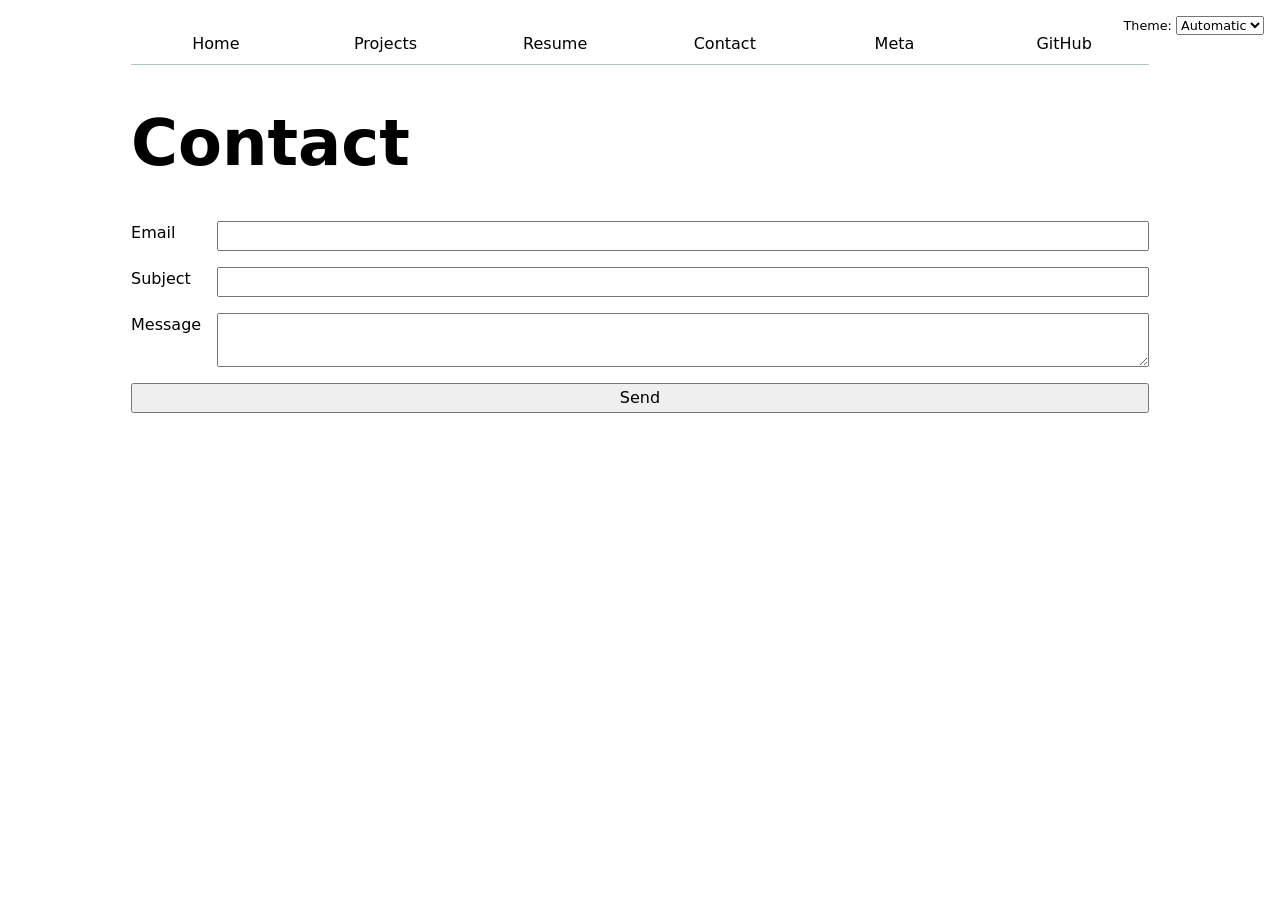
<file: contact/index.html>
<!DOCTYPE html>
<html lang="en">
<head>
    <meta charset="UTF-8">
    <meta name="viewport" content="width=device-width, initial-scale=1.0">
    <title>Contact</title>
    <link rel="stylesheet" href="../style.css">
    <script type="module" src="../global.js"></script>
</head>
<body>
    <h1>Contact</h1>
    <form action="mailto:bvanli@ucsd.edu" method="POST" enctype="text/plain">
        <label>
            Email
            <input type="email" name="email">
        </label>
        <label>
            Subject
            <input name="subject">
        </label>
        <label>
            Message
            <textarea name="body"></textarea>
        </label>
        <button>Send</button>
    </form>
</body>
</html>
</file>
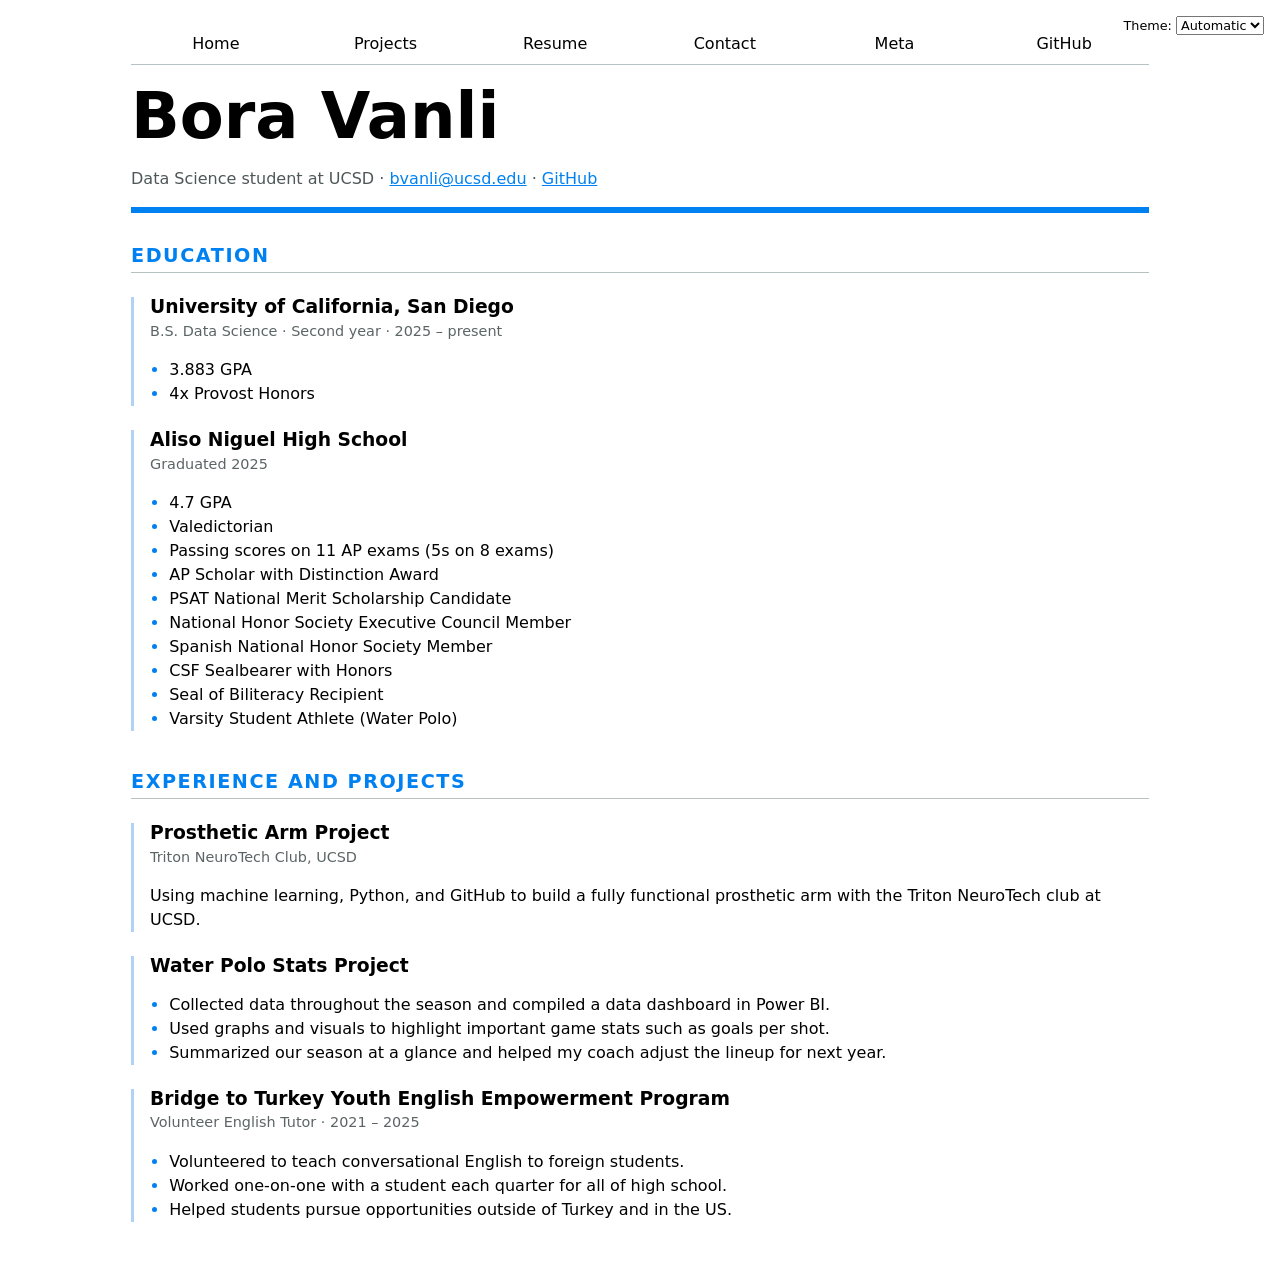
<file: resume/index.html>
<!DOCTYPE html>
<html lang="en">
<head>
    <meta charset="UTF-8">
    <meta name="viewport" content="width=device-width, initial-scale=1.0">
    <title>Resume</title>
    <link rel="stylesheet" href="../style.css">
    <script type="module" src="../global.js"></script>
</head>
<body class="resume">

    <header>
        <h1>Bora Vanli</h1>
        <p>
            Data Science student at UCSD &middot;
            <a href="mailto:bvanli@ucsd.edu">bvanli@ucsd.edu</a> &middot;
            <a href="https://github.com/bvanli" target="_blank">GitHub</a>
        </p>
    </header>

    <section>
        <h2>Education</h2>

        <article>
            <header>
                <h3>University of California, San Diego</h3>
                <p>B.S. Data Science &middot; Second year &middot; <time datetime="2025">2025</time> &ndash; present</p>
            </header>
            <ul>
                <li>3.883 GPA</li>
                <li>4x Provost Honors</li>
            </ul>
        </article>

        <article>
            <header>
                <h3>Aliso Niguel High School</h3>
                <p>Graduated <time datetime="2025">2025</time></p>
            </header>
            <ul>
                <li>4.7 GPA</li>
                <li>Valedictorian</li>
                <li>Passing scores on 11 AP exams (5s on 8 exams)</li>
                <li>AP Scholar with Distinction Award</li>
                <li>PSAT National Merit Scholarship Candidate</li>
                <li>National Honor Society Executive Council Member</li>
                <li>Spanish National Honor Society Member</li>
                <li>CSF Sealbearer with Honors</li>
                <li>Seal of Biliteracy Recipient</li>
                <li>Varsity Student Athlete (Water Polo)</li>
            </ul>
        </article>
    </section>

    <section>
        <h2>Experience and Projects</h2>

        <article>
            <header>
                <h3>Prosthetic Arm Project</h3>
                <p>Triton NeuroTech Club, UCSD</p>
            </header>
            <p>
                Using machine learning, Python, and GitHub to build a fully functional
                prosthetic arm with the Triton NeuroTech club at UCSD.
            </p>
        </article>

        <article>
            <header>
                <h3>Water Polo Stats Project</h3>
            </header>
            <ul>
                <li>Collected data throughout the season and compiled a data dashboard in Power BI.</li>
                <li>Used graphs and visuals to highlight important game stats such as goals per shot.</li>
                <li>Summarized our season at a glance and helped my coach adjust the lineup for next year.</li>
            </ul>
        </article>

        <article>
            <header>
                <h3>Bridge to Turkey Youth English Empowerment Program</h3>
                <p>Volunteer English Tutor &middot; <time datetime="2021">2021</time> &ndash; <time datetime="2025">2025</time></p>
            </header>
            <ul>
                <li>Volunteered to teach conversational English to foreign students.</li>
                <li>Worked one-on-one with a student each quarter for all of high school.</li>
                <li>Helped students pursue opportunities outside of Turkey and in the US.</li>
            </ul>
        </article>
    </section>
</body>
</html>
</file>
<file: style.css>
html {
  --color-accent: oklch(60% 50% 250);
  accent-color: var(--color-accent);
  color-scheme: light dark;
}

body {
  /* Set line height to 1.5 times the font size
	   and use the OS’s UI font as the website font
	 */
  font: 100%/1.5 system-ui;
  max-width: 100ch;
  margin-inline: auto;
  padding: 1em;
}

/* Headings */
h1,
h2,
h3,
h4,
h5,
h6 {
  line-height: 1.1;
  text-wrap: balance;
}

h1 {
  font-size: 400%;
}

/* Navigation */
nav ul,
nav li {
  display: contents;
}

nav {
  --border-color: oklch(50% 10% 200 / 40%);
  display: flex;
  margin-bottom: 1em;
  border-bottom: 1px solid var(--border-color);
}

nav a {
  flex: 1;
  text-decoration: none;
  color: inherit;
  text-align: center;
  padding: 0.5em;
}

nav a.current {
  border-bottom: 0.4em solid var(--border-color);
  padding-bottom: 0.1em;
}

nav a:hover {
  border-bottom: 0.4em solid var(--color-accent);
  padding-bottom: 0.1em;
  background-color: color-mix(in oklch, var(--color-accent), canvas 85%);
}

/* Theme switcher */
.color-scheme {
  position: absolute;
  top: 1rem;
  right: 1rem;
  font-size: 80%;
}

/* Contact form */
input,
textarea,
button,
select {
  font: inherit;
}

form {
  display: grid;
  grid-template-columns: auto 1fr;
  gap: 1em;
}

form label {
  display: grid;
  grid-template-columns: subgrid;
  grid-column: 1 / -1;
}

form button {
  grid-column: 1 / -1;
}

/* Projects */
.projects {
  display: grid;
  grid-template-columns: repeat(auto-fill, minmax(15em, 1fr));
  gap: 1em;
}

.projects article {
  display: grid;
  grid-template-rows: subgrid;
  grid-row: span 3;
  gap: 1em;
}

.projects h2,
.projects h3 {
  margin: 0;
}

.project-link {
  color: inherit;
  text-decoration: none;
}

.project-link:hover,
.project-link:focus-visible {
  text-decoration: underline;
  text-decoration-color: var(--color-accent);
  text-underline-offset: 0.15em;
}

.projects img {
  max-width: 100%;
}

.projects article p {
  margin-block: 0 0.5em;
}

.project-year {
  color: gray;
  font-family: Baskerville, serif;
  font-variant-numeric: oldstyle-nums;
}

/* Projects pie chart */
#projects-pie-plot {
  max-width: 20em;
  margin-block: 2em;
  overflow: visible;

  &:has(path:hover) {
    path:not(:hover) {
      opacity: 0.5;
    }
  }

  path {
    transition: 300ms;
    cursor: pointer;
  }
}

.container {
  display: flex;
  flex-wrap: wrap;
  align-items: center;
  gap: 2em;
}

.legend {
  flex: 1;
  display: grid;
  grid-template-columns: repeat(auto-fill, minmax(9em, 1fr));
  gap: 1em;
  border: 1px solid oklch(50% 10% 200 / 40%);
  padding: 1em;
  margin: 1em 0;
  list-style: none;
}

.legend-item {
  display: flex;
  align-items: center;
  gap: 0.4em;
  cursor: pointer;
}

.swatch {
  display: inline-block;
  width: 1em;
  aspect-ratio: 1 / 1;
  background: var(--color);
  border-radius: 25%;
}

.selected {
  --color: oklch(60% 45% 0) !important;

  &:is(path) {
    fill: var(--color);
  }
}

.searchBar {
  display: block;
  box-sizing: border-box;
  width: 100%;
  padding: 0.5em 0.75em;
  margin-block: 0 2em;
  border: 1px solid oklch(50% 10% 200 / 40%);
  border-radius: 0.5em;
}

/* GitHub stats + meta page stats */
#profile-stats dl {
  display: grid;
  grid-template-columns: repeat(4, 1fr);
  gap: 0.5em 1em;
}

dl.stats {
  display: grid;
  grid-auto-columns: 1fr;
  gap: 0.5em 1em;
}

#profile-stats dt,
dl.stats dt {
  grid-row: 1;
  color: oklch(50% 3% 200);
  text-transform: uppercase;
  font-size: 80%;
}

#profile-stats dd,
dl.stats dd {
  grid-row: 2;
  margin: 0;
  font-size: 200%;
}

#language-breakdown dd {
  font-size: 120%;
}

/* Meta: scatterplot */
.gridlines .tick line {
  stroke: currentColor;
  stroke-opacity: 0.1;
}

.gridlines .domain {
  display: none;
}

circle {
  /* r grows at a constant speed: bigger dots take proportionally longer */
  transition:
    all 200ms,
    r calc(var(--r) * 100ms);
  transform-origin: center;
  transform-box: fill-box;

  @starting-style {
    r: 0;
  }

  &:hover {
    transform: scale(1.5);
  }
}

circle.selected {
  fill: #ff6b6b;
}

@keyframes marching-ants {
  to {
    stroke-dashoffset: -8; /* 5 + 3 */
  }
}

.selection {
  fill-opacity: 0.1;
  stroke: currentColor;
  stroke-opacity: 0.7;
  stroke-dasharray: 5 3;
  animation: marching-ants 2s linear infinite;
}

/* Meta: timeline slider */
.slider-row label {
  display: flex;
  align-items: baseline;
  gap: 0.5em;
}

.slider-row input {
  flex: 1;
}

.slider-row time {
  margin-left: auto;
}

/* Meta: scrollytelling */
#scrolly-1,
#scrolly-2 {
  position: relative;
  display: flex;
  gap: 1rem;

  > * {
    flex: 1;
  }
}

#scatter-story,
#files-story {
  position: relative;
}

#scatter-story .step,
#files-story .step {
  padding-bottom: 80vh;
}

#scatter-plot {
  position: sticky;
  top: 0;
  left: 0;
  bottom: auto;
  height: 50vh;
  /* Chart shrinks so the selection count + breakdown always fit in 50vh */
  display: flex;
  flex-direction: column;

  #chart {
    flex: 1;
    min-height: 0;
    container-type: size;
  }

  /* Largest 1000×600 box that fits, so the SVG has no letterboxed dead
     space (a mousedown there would hit the bare <svg> and break d3.brush) */
  #chart svg {
    display: block;
    width: min(100cqw, 100cqh * 1000 / 600);
    height: auto;
  }

  #selection-count {
    margin-block: 0.5em;
  }

  #language-breakdown {
    margin: 0;
  }
}

/* Files scrolly: the plot gets 2/3 of the width so the final state
   (all commits) fits in one viewport-tall sticky box at 1280×800 */
#scrolly-2 > #files-plot {
  flex: 2;
}

#files-plot {
  position: sticky;
  top: 0;
  height: 100vh;
  box-sizing: border-box;
  padding-block: 0.5rem;

  h2 {
    margin-block: 0 0.5rem;
  }

  #files-legend {
    grid-template-columns: repeat(auto-fill, minmax(6em, 1fr));
    margin: 0 0 0.75rem;
    padding: 0.4em 0.75em;
    gap: 0.5em;
  }

  #files {
    grid-template-columns: 10.5rem 1fr;
    row-gap: 0.3rem;
    margin: 0;
  }

  #files dt {
    font-size: 0.75rem;
  }

  #files dd {
    gap: 0.1rem;
    padding-top: 0.3rem;
  }

  #files .loc {
    width: 0.4rem;
  }
}

/* Meta: files unit visualization */
#files-legend .legend-item {
  cursor: default;
}

#files {
  display: grid;
  grid-template-columns: 1fr 4fr;

  > div {
    grid-column: 1 / -1;
    display: grid;
    grid-template-columns: subgrid;
  }

  dt {
    grid-column: 1;
    overflow-wrap: anywhere;
  }

  dd {
    grid-column: 2;
    display: flex;
    flex-wrap: wrap;
    align-items: start;
    align-content: start;
    gap: 0.15em;
    padding-top: 0.6em;
    margin-left: 0;
  }

  small {
    display: block;
    font-size: 75%;
    opacity: 0.6;
  }

  > div {
    transition: opacity 400ms;

    @starting-style {
      opacity: 0;
    }
  }

  /* New lines pop in instead of snapping */
  .loc {
    display: flex;
    width: 0.5em;
    aspect-ratio: 1;
    border-radius: 50%;
    background: var(--color);
    transition:
      scale 400ms,
      opacity 400ms;

    @starting-style {
      scale: 0;
      opacity: 0;
    }
  }
}

/* Meta: tooltip */
dl.info {
  display: grid;
  grid-template-columns: auto 1fr;
  gap: 0.25em 1em;
  margin: 0;
  transition-duration: 500ms;
  transition-property: opacity, visibility;

  dt {
    grid-column: 1;
    margin: 0;
    color: oklch(50% 3% 200);
  }

  dd {
    grid-column: 2;
    margin: 0;
  }
}

dl.info[hidden]:not(:hover, :focus-within) {
  opacity: 0;
  visibility: hidden;
}

.tooltip {
  position: fixed;
  top: 1em;
  left: 1em;
  background-color: color-mix(in oklch, canvas 80%, transparent);
  box-shadow: 0 0.25em 1em oklch(0% 0 0 / 15%);
  border-radius: 0.5em;
  padding: 0.75em 1em;
  backdrop-filter: blur(0.5em);
}

/* Resume */
.resume > header {
  border-bottom: 0.4em solid var(--color-accent);
  padding-bottom: 1em;
  margin-bottom: 2em;
}

.resume > header h1 {
  margin-block: 0 0.25em;
}

.resume > header p {
  margin: 0;
  color: oklch(45% 3% 200);
}

.resume a:not(nav a) {
  color: var(--color-accent);
}

.resume section {
  margin-bottom: 2.5em;
}

.resume h2 {
  color: var(--color-accent);
  text-transform: uppercase;
  letter-spacing: 0.08em;
  font-size: 120%;
  border-bottom: 1px solid oklch(80% 3% 200);
  padding-bottom: 0.3em;
}

.resume article {
  border-left: 3px solid oklch(from var(--color-accent) 85% 15% h);
  padding-left: 1em;
  margin-block: 1.5em;
}

.resume article header h3 {
  margin: 0;
}

.resume article header p {
  margin: 0.2em 0 0;
  color: oklch(50% 3% 200);
  font-size: 90%;
}

.resume ul {
  padding-left: 1.2em;
}

.resume li::marker {
  color: var(--color-accent);
}
</file>
